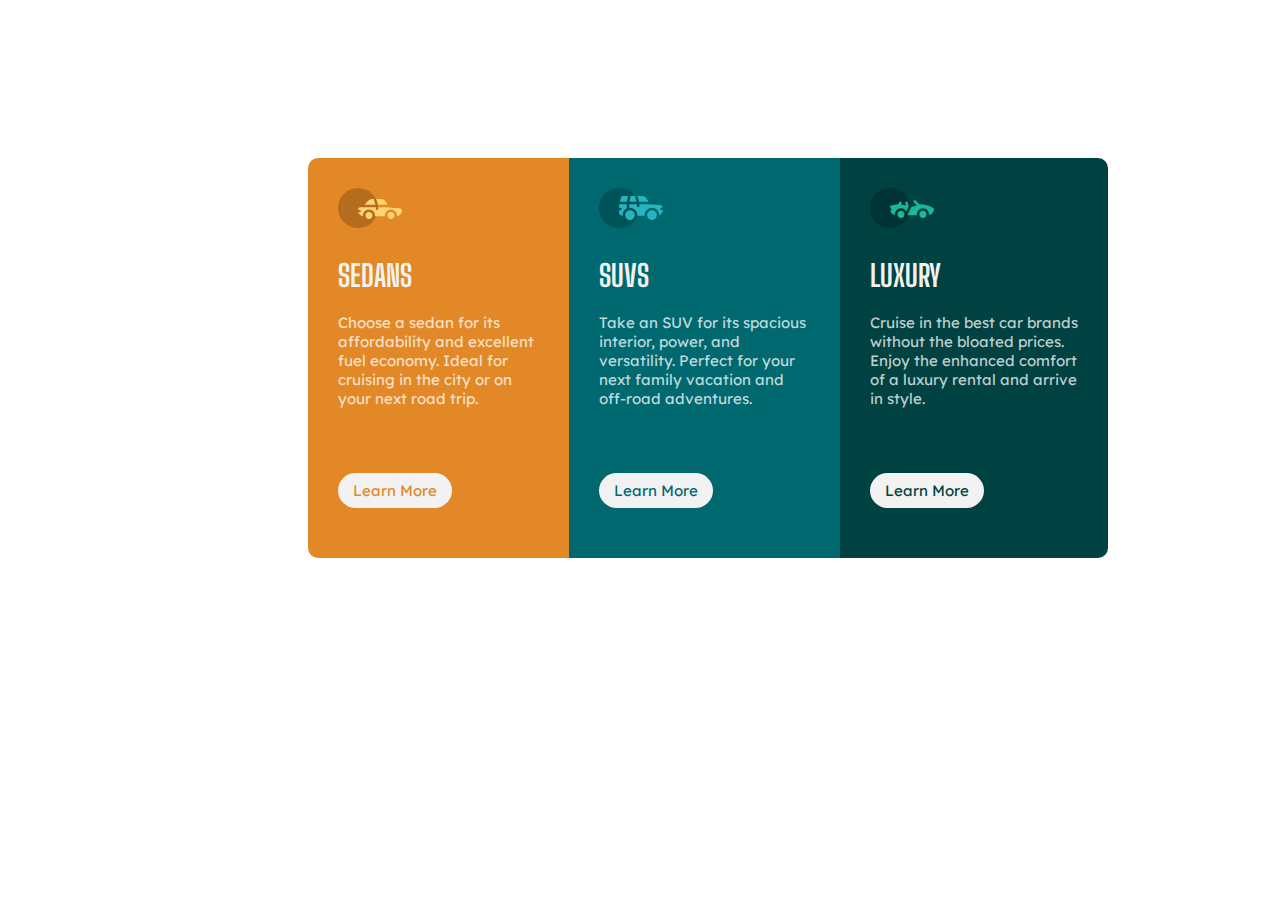
<file: index.html>
<!DOCTYPE html>
<html lang="en">
<head>
    <meta charset="UTF-8">
    <meta http-equiv="X-UA-Compatible" content="IE=edge">
    <meta name="viewport" content="width=device-width, initial-scale=1.0">
    <title>First Challenge</title>
    <link rel="stylesheet" href="style.css">
    <!-- <link rel="stylesheet" href="https://fonts.google.com/specimen/Big+Shoulders+Display"> -->
    <!-- <link rel="stylesheet" href="https://fonts.google.com/specimen/Lexend+Deca"> -->
</head>
<body>
    <div id="container">

    <main>
    <aside id="firstSection">
        <img src="icon-sedans.svg" alt="This is Sedan">
        <h1>SEDANS</h1>
        <p>Choose a sedan for its affordability and excellent fuel economy. Ideal for cruising in the city or on your next road trip.</p>
        <a href="http://www.google.com" target="_blank" id="firstLink">Learn More</a>
    </aside>

    <section id="mainSection">
        <img src="icon-suvs.svg" alt="This is SUV">
        <h1>SUVS</h1>
        <p>Take an SUV for its spacious interior, power, and versatility. Perfect for your next family vacation and off-road adventures.</p>
        <a href="http://www.facebook.com" target="_blank" id="secondLink">Learn More</a>
    </section>

    <section id="lastSection">
        <img src="icon-luxury.svg" alt="This is Luxury">
        <h1>LUXURY</h1>
        <p>Cruise in the best car brands without the bloated prices. Enjoy the enhanced comfort of a luxury rental and arrive in style.</p>
        <a href="http://www.twitter.com" target="_blank" id="thirdLink">Learn More</a>
    </section>

    </main>
    </div>
</body>
</html>
</file>
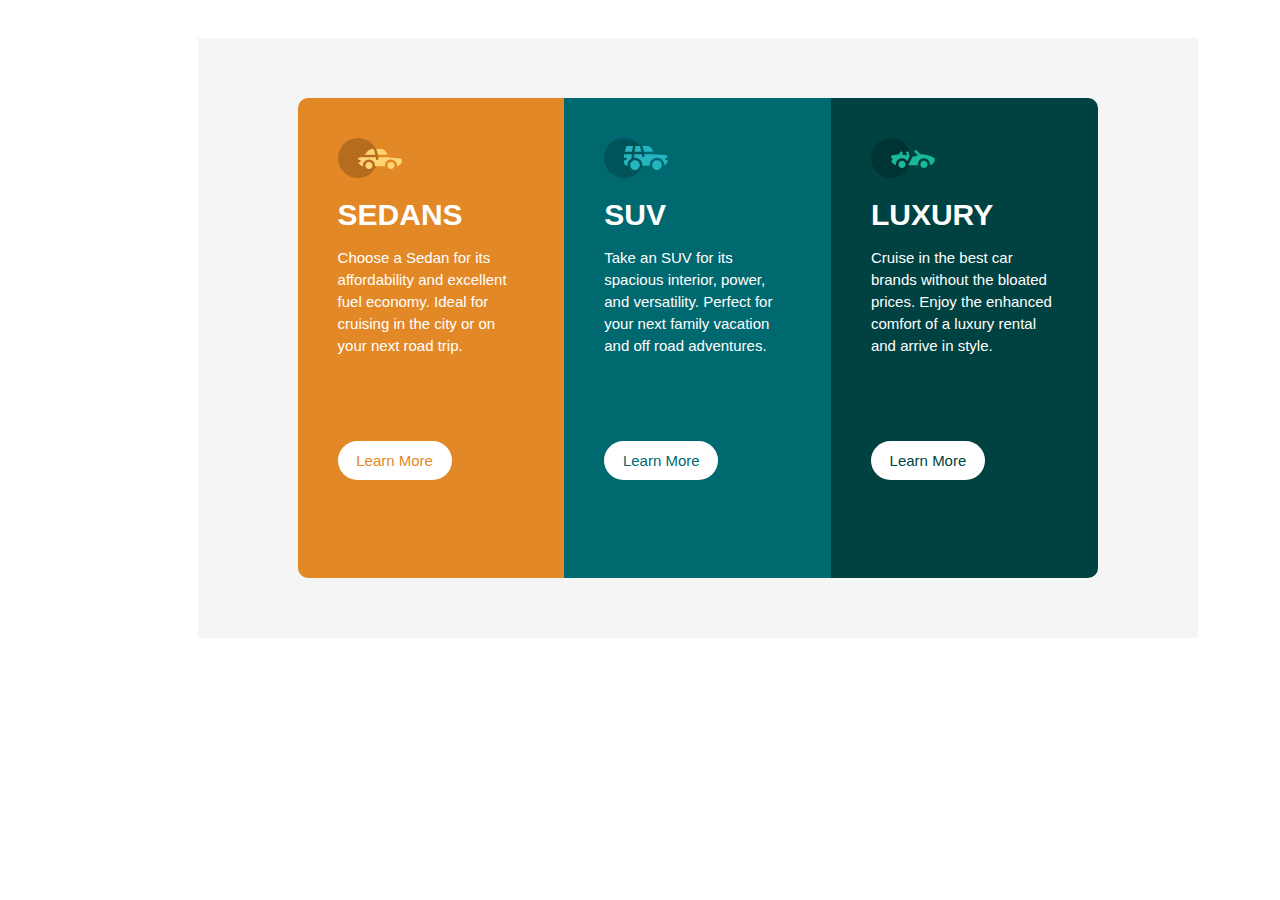
<file: bulb assignments/index.html>
<!DOCTYPE html>
<html lang="en">
  <head>
    <meta charset="UTF-8" />
    <meta http-equiv="X-UA-Compatible" content="IE=edge" />
    <meta name="viewport" content="width=device-width, initial-scale=1.0" />
    <title>Document</title>
    <link rel="stylesheet" href="./style.css" />
  </head>
  <body>
    <div class="parent-container">
      <div class="first-container">
        <img src="./img.png/icon-sedans.svg" alt="" />
        <h1 class="text">SEDANS</h1>
        <p>
          Choose a Sedan for its affordability and excellent fuel economy. Ideal
          for cruising in the city or on your next road trip.
        </p>
        <a href="" class="button1 LM-1">Learn More</a>
      </div>
      <div class="second-container">
        <img src="./img.png/icon-suvs.svg" alt="" />
        <h1 class="text">SUV</h1>
        <p>
          Take an SUV for its spacious interior, power, and versatility. Perfect
          for your next family vacation and off road adventures.
        </p>
        <a href="" class="button1 LM-2">Learn More</a>
      </div>
      <div class="third-container">
        <img src="./img.png/icon-luxury.svg" alt="" />
        <h1 class="text">LUXURY</h1>
        <p>
          Cruise in the best car brands without the bloated prices. Enjoy the
          enhanced comfort of a luxury rental and arrive in style.
        </p>
        <a href="" class="button1 LM-3">Learn More</a>
      </div>
    </div>
  </body>
</html>
</file>
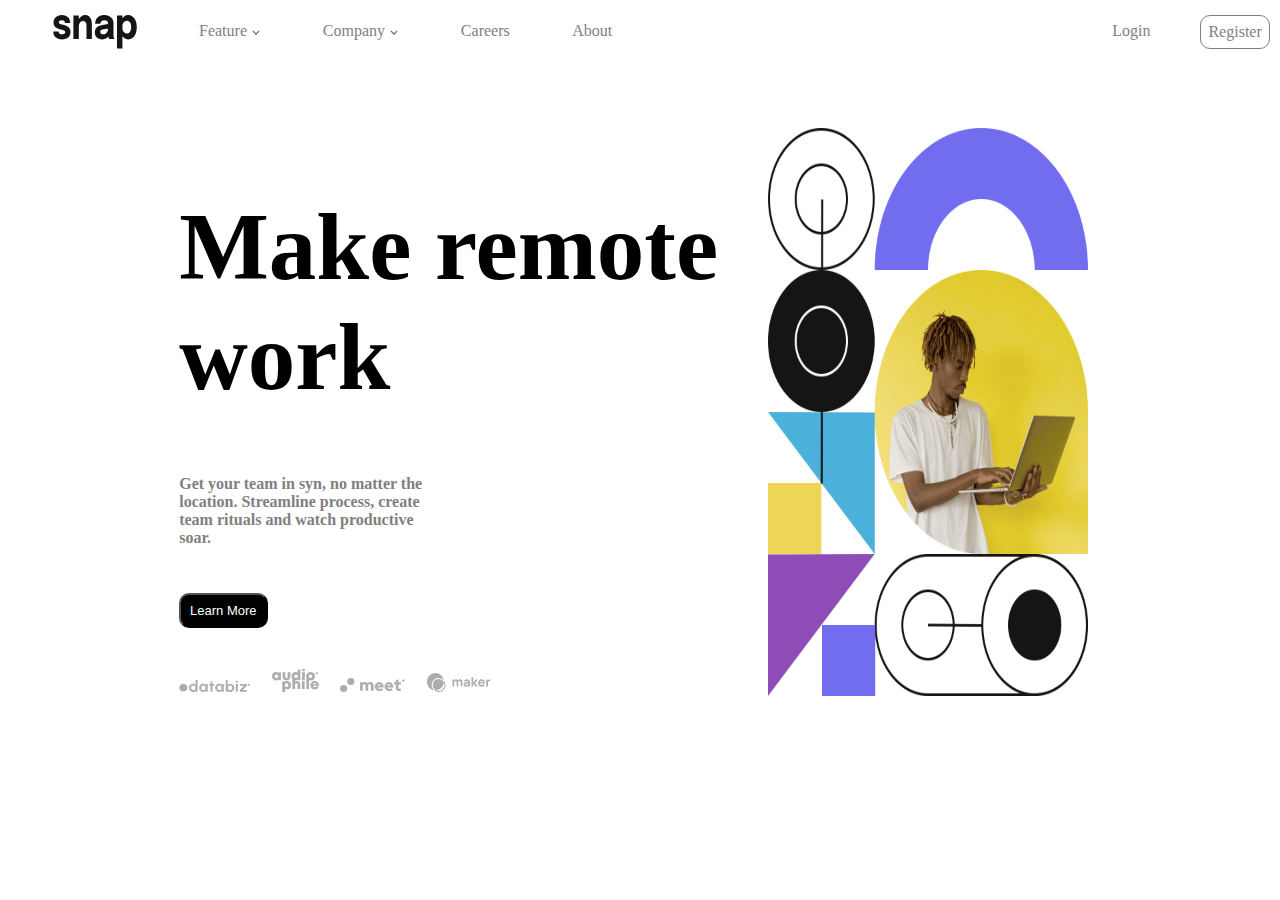
<file: Chisom's Assignment/index.html>
<!DOCTYPE html>
<html lang="en">
<head>
    <meta charset="UTF-8">
    <meta http-equiv="X-UA-Compatible" content="IE=edge">
    <meta name="viewport" content="width=device-width, initial-scale=1.0">
    <title>project</title>
    <link rel="stylesheet" href="./style.css">
</head>
<body>
    <nav class="navBar">
        <img src="./img.png/logo.svg" alt="logo" class="img-logo">
        <a href="" class="feature">Feature</a>
        <img src="./img.png/icon-arrow-down.svg" alt="" class="arrow1">
        <a href="" class="company">Company</a>
        <img src="./img.png/icon-arrow-down.svg" alt="" class="arrow1">
        <a href="" class="careers">Careers</a>
        <a href="" class="about">About</a>
        <a href="" class="login">Login</a>
        <a href="" class="register">Register</a>        
    </nav>
    <div class="content">
        <div class="text">
            <h1>Make remote work</h1>
            <p class="mainText">Get your team in syn, no matter the location. Streamline process, create team rituals and watch productive soar.</p>
            <button class="button">Learn More</button>
            <div class="imgs">
                <img src="./img.png/client-databiz.svg" alt="" class="img1">
                <img src="./img.png/client-audiophile.svg" alt="" class="img2">
                <img src="./img.png/client-meet.svg" alt="" class="img3">
                <img src="./img.png/client-maker.svg" alt="" class="img4">
            </div>
        </div>
        <img src="./img.png/image-hero-desktop.png" alt="pics" class="imgdsk">
       

    </div>
    <!-- <button id="hamburger" onclick="toggler()">
        <div class="line"></div>
        <div class="line line2"></div>
        <div class="line"></div>
    </button> -->
    
</body>
</html>
</file>
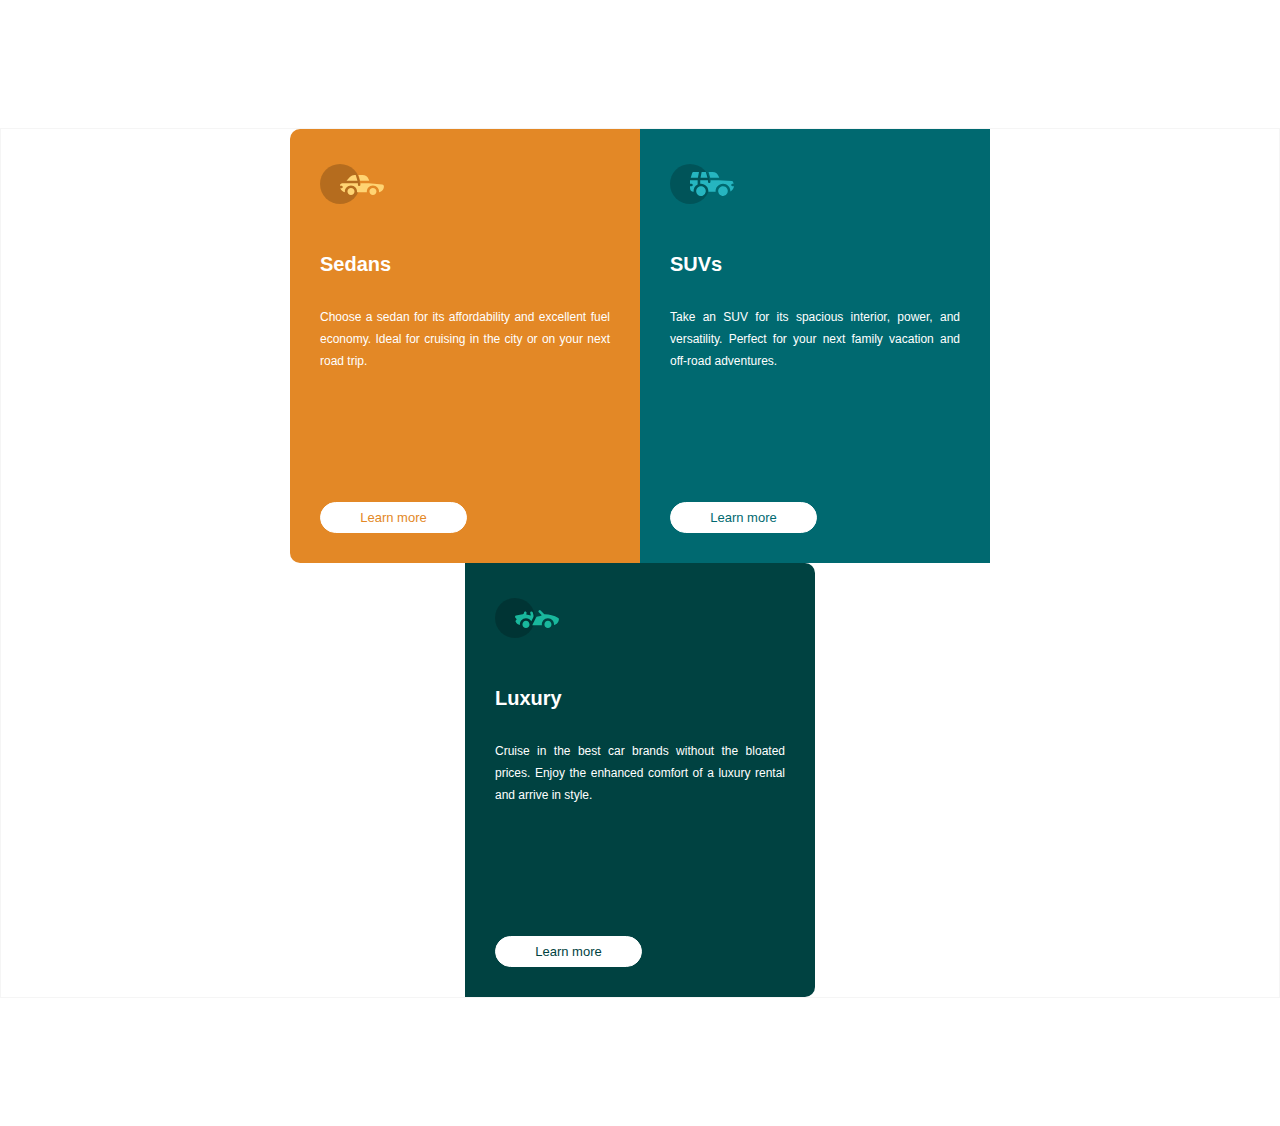
<file: Fola's Assignment/index.html>
<!DOCTYPE html>
<html lang="en">
<head>
  <meta charset="UTF-8">
  <meta http-equiv="X-UA-Compatible" content="IE=edge">
  <meta name="viewport" content="width=device-width, initial-scale=1.0">
  <link rel="icon" type="image/png" sizes="32x32" href="./images/favicon-32x32.png">
  <link rel="stylesheet" href="style1.css">
  <title>3 colon card</title>
</head>
<body>
  <div class="mother-container">
  <div class="container">
    <div class="first-colon">
      <img src="icon-sedans.svg" alt="sedan">
      <h1>Sedans</h1> 
      <p>Choose a sedan for its affordability and
        excellent fuel economy. Ideal for cruising in the city 
       or on your next road trip. </p>
      <button class="check1">Learn more</button>
    </div>
    <div class="second-colon">
      <img src="icon-suvs.svg" alt="SUV">
      <h1>SUVs</h1>
      <p>
        Take an SUV for its spacious interior, power, and
       versatility. Perfect for your next family vacation 
      and off-road adventures.
      </p>
      <button class="check2">Learn more</button>
    </div>
    <div class="third-colon">
  <img src="icon-luxury.svg" alt="luxury">
  <h1>Luxury</h1> 
  <p>Cruise in the best car brands without the bloated prices.
    Enjoy the enhanced comfort of a luxury 
   rental and arrive in style. </p>
  
  <button class="check3">Learn more</button>
 </div>
</div>
</div>
</body>
</html>
</file>
<file: style.css>
@import url('https://fonts.googleapis.com/css2?family=Big+Shoulders+Display:wght@700&display=swap');

@import url('https://fonts.googleapis.com/css2?family=Lexend+Deca&display=swap');

*{
    box-sizing: border-box;
}
#container{
    padding: 150px 300px;
}
#firstSection{
    background-color: hsl(31, 77%, 52%);
    padding: 30px;
}
#mainSection{
    background-color: hsl(184, 100%, 22%);
    padding: 30px;
}
#lastSection{
    background-color: hsl(179, 100%, 13%);
    padding: 30px;
}
body{
    background-color: white;
}
h1{
    color: hsl(0, 0%, 95%);
    padding-top: 5px;
    font-size: 30px;
    font-family: "Big Shoulders Display", serif;
}
p{
    font-size: 15px;
    color: hsla(0, 0%, 100%, 0.75);
    font-family: "Lexend Deca", serif;
}
main{
    border-radius: 10px;
    text-align: left;
    overflow: hidden;
    width: 800px;
    height: 400px;
    display: flex;
}
a:link{
    background-color: hsl(0, 0%, 95%);
    border-radius: 30px;
    padding: 8px 15px;
    text-align: center;
    text-decoration: none;
    display: inline-block;
    font-size: 15px;
    margin-top: 50px;
    font-family: "Lexend Deca", serif;
}
a:hover{
    background-color: gainsboro;
}
#firstLink{
    color: hsl(31, 77%, 52%);
}
#secondLink{
    color: hsl(184, 100%, 22%);
}
#thirdLink{
    color: hsl(179, 100%, 13%);
}
</file>
<file: bulb assignments/style.css>
body{
    margin-top: 3%;
    font-size: 15px;
    font-weight: 400;
    line-height: 22px;
    font-family: 'Lucida Sans', 'Lucida Sans Regular', 'Lucida Grande', 'Lucida Sans Unicode', Geneva, Verdana, sans-serif;
}

.parent-container{
    display: flex;
    align-items: center;
    justify-content: center;
    background-color: whitesmoke;
    padding: 100px;
    width: 800px;
    height: 400px;
    margin-top: 2%;
    margin-left: 15%;
}

p{
    color: white;
    margin-bottom: 50%;
}

.first-container{
    width: 200px;
    height: 400px;
    border-radius: 10px 0 0 10px;
    background-color: hsl(31, 77%, 52%);
    padding: 5%;
}

.second-container{
    width: 200px;
    height: 400px;
    padding:5%;
background-color: hsl(184, 100%, 22%);

}

.third-container{
    width: 200px;
    height: 400px;
    border-radius: 0 10px 10px 0;
    background-color: hsl(179, 100%, 13%);
    padding: 5%;
}


h1{
    color: white;
}

.button1{
    background-color: white;
    padding: 6% 10% 6% 10%;
    border-radius: 30px;
    text-decoration: none;
    cursor: pointer;
}

.LM-1{
    color: hsl(31, 77%, 52%);
}

.LM-2{
    color: hsl(184, 100%, 22%);
}


.LM-3{
    color:hsl(179, 100%, 13%)
}
</file>
<file: Chisom's Assignment/style.css>
body{
    margin: 0;
}


.navBar{
    display: flex;
    padding: 15px;

}


.arrow1{
    height: 5px;
    margin-top: 15px;
    margin-left: 5px;
}


.img-logo{
    margin-left: 3%;
}


.feature{
    text-decoration: none;
    margin-left: 5%;
    color: grey;
    margin-top: 7px;
}

.company{
    text-decoration: none;
    margin-left: 5%;
    color: grey;
    margin-top: 7px;
}

.careers{
    text-decoration: none;
    margin-left: 5%;
    color: grey;
    margin-top: 7px;
}


.about{
    text-decoration: none;
    margin-left: 5%;
    color: grey;
    margin-top: 7px;
}


.login{
    text-decoration: none;
    margin-left: 40%;
    color: grey;
    margin-top: 7px;

    
}


.register{
    text-decoration: none;
    margin-left: 4%;
    width: 5%;
    padding: 7px;
    border: 1px solid grey;
    border-radius: 10px;
    text-align: center;
    color: grey;
    cursor: pointer;
}


.content{
    display: flex;
    margin-top: 5%;
}


.text{
    margin-left: 14%;
}



h1{
    font-size: 95px;
    font-weight: bolder;
}




.mainText{
    font-weight: 900;
    color: grey;
    width: 45%;
}


.button{
    background-color: black;
    color: white;
    padding: 8px;
    border-radius: 10px;
    font-size: small;
    margin-top: 5%;
    cursor: pointer;
    width: 15%;
}


.imgs{
    margin-top: 7%;
}


.img1{
    width: 12%;
}



.img2{
    width: 8%;
    margin-left: 3%;
}


.img3{
    width: 11%;
    margin-left: 3%;

}



.img4{
    width: 11%;
    margin-left: 3%;

}


.imgdsk{
    width: 25%;
    margin-right: 15%;
}





@media screen and (max-width: 375px){

    .content{
        display: flex;
        flex-direction: column;
        margin-top: 5%;
    }

    .imgdsk{
        width: 25%;
        margin-right: 15%;
        margin-bottom: 5%;
    }
    



    



}
</file>
<file: Fola's Assignment/style1.css>
*{
    box-sizing:content-box;
}
body{
   margin:10% auto;
  
   
}
.mother-container{
    border: 1px solid whitesmoke;
   
}
        h1{
            margin: auto;
            font-size: 20px; 
            font-family:Verdana, Geneva, Tahoma, sans-serif;
            font-weight: 800;
            margin: 10px 30px;
        }
        p{
            margin: auto;
            padding:  20px 30px 50px;
            line-height: 22px;
            font-family: Arial, Helvetica, sans-serif;
            font-size: 12px;
        }
        img{
            margin: 5px auto;
            padding: 30px;
        }
        
        #check{
flex: 1;
        }
.check1{
            border: 1px solid white;
            margin: 80px 30px 30px;
            width: 85px;
            padding: 7px 30px;
            border-radius: 20px;
            font-size: 13px;
            background-color: white;
            color: hsl(31, 77%, 52%);
}

.check2{
    border: 1px solid white;
    margin: 80px 30px 30px;
    font-weight: 300;
    width: 85px;
    padding: 7px 30px;
    border-radius: 20px;
    font-size: 13px;
    background-color: white;
    color: hsl(184, 100%, 22%);
}

.check3{
    border: 1px solid white;
    margin: 80px 30px 30px;
    width: 85px;
    padding: 7px 30px;
    border-radius: 20px;
    font-size: 13px;
    font-weight: 500;
    background-color: white;
    color:hsl(179, 100%, 13%) ;
}
 .container{
            display: flex;
            flex-wrap: wrap;
            justify-content: center;
             margin: auto;
            color: white;
            width: 80%;
            border-radius: 20px;
     
        }
        .first-colon{
            background-color: hsl(31, 77%, 52%);
            text-align: justify;
            width: 350px;
            border-radius: 10px 0px 0px 10px;}

          
        .third-colon{
            background-color: hsl(179, 100%, 13%);
            text-align:justify;
            width: 350px;
            border-radius: 0px 10px 10px 0px;
}
        
        .second-colon{ 
            background-color:hsl(184, 100%, 22%);
            text-align: justify;
            width: 350px;
        }
        button:hover{
            cursor: pointer;
            background-color: transparent;
            color: white;
        }
        @media screen and (max-width: 768px){
            .whole{
            display: block;
            margin: 10px auto;
            }
            .check3{
                margin: 20px; 
                }
                body{
                    display: block;
                    margin: 20px;
                   }
          .third-colon{
           border-radius: 0px;

}}
</file>
